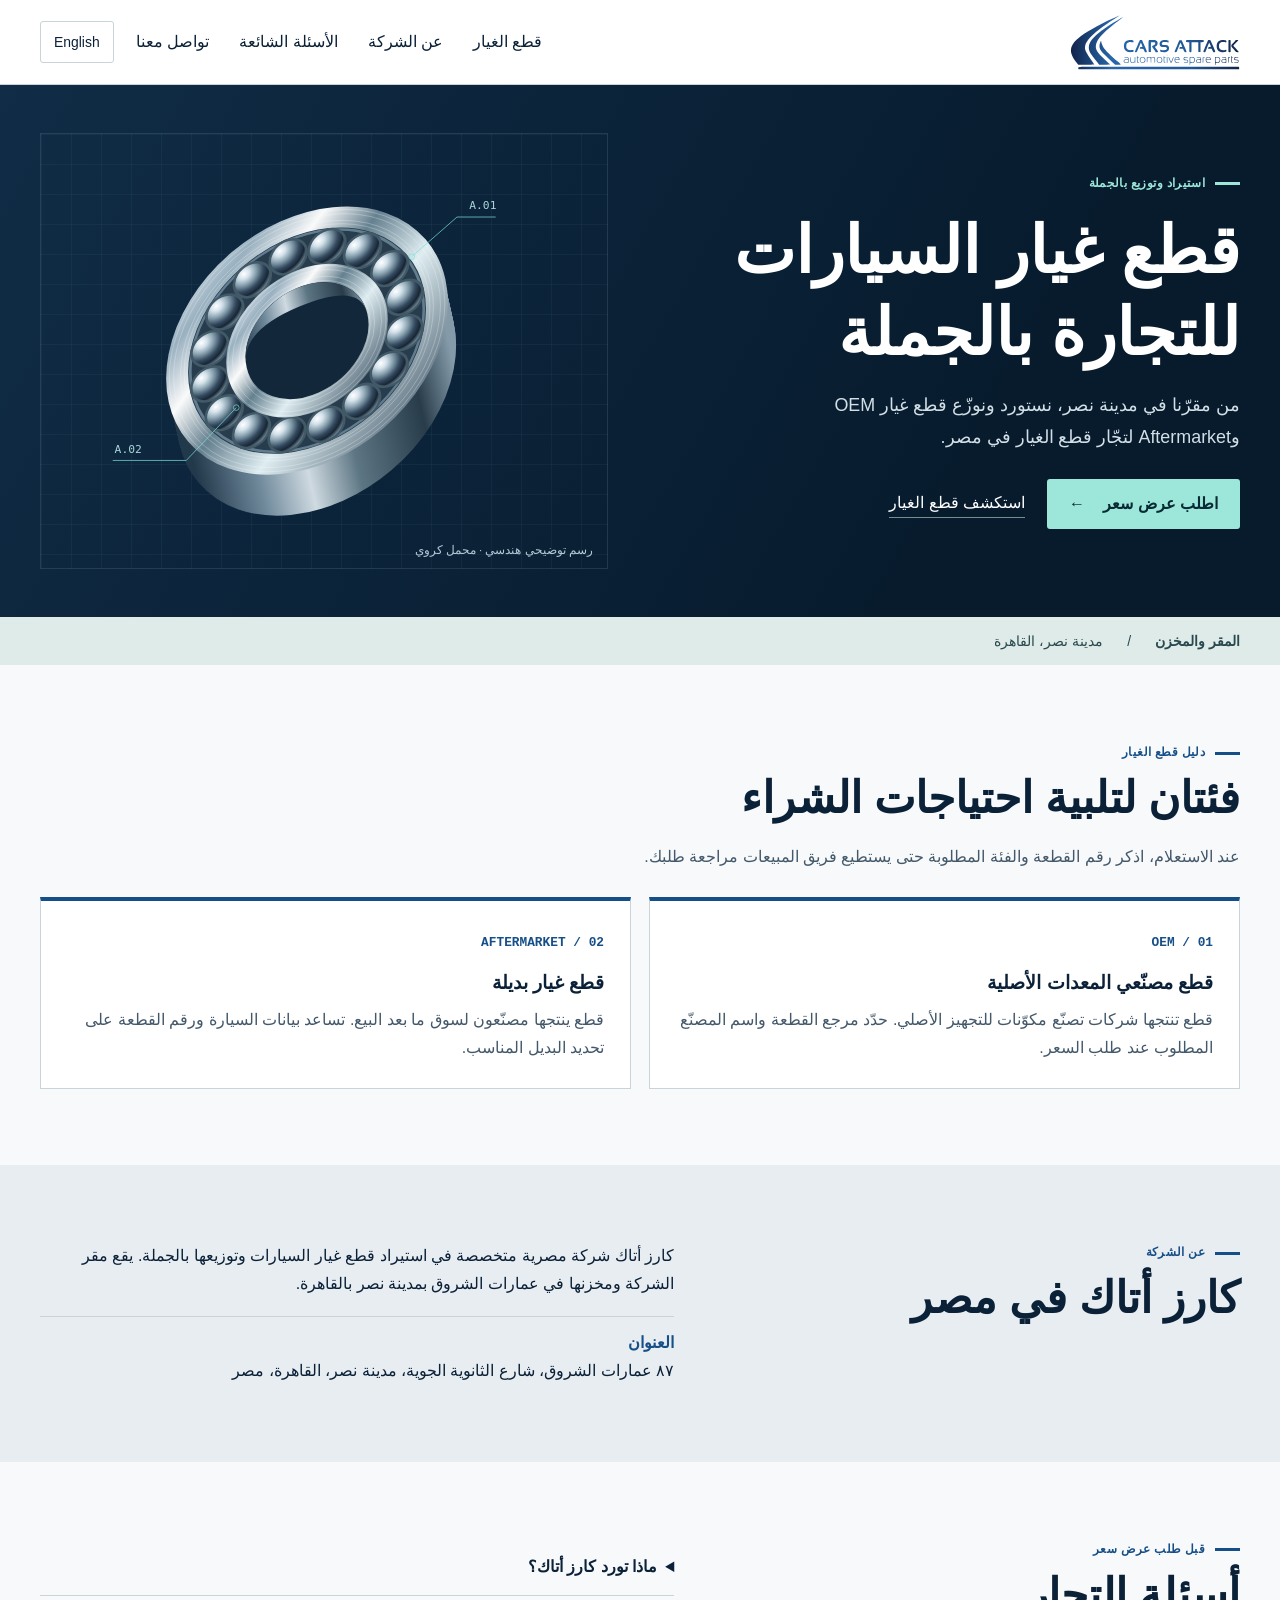
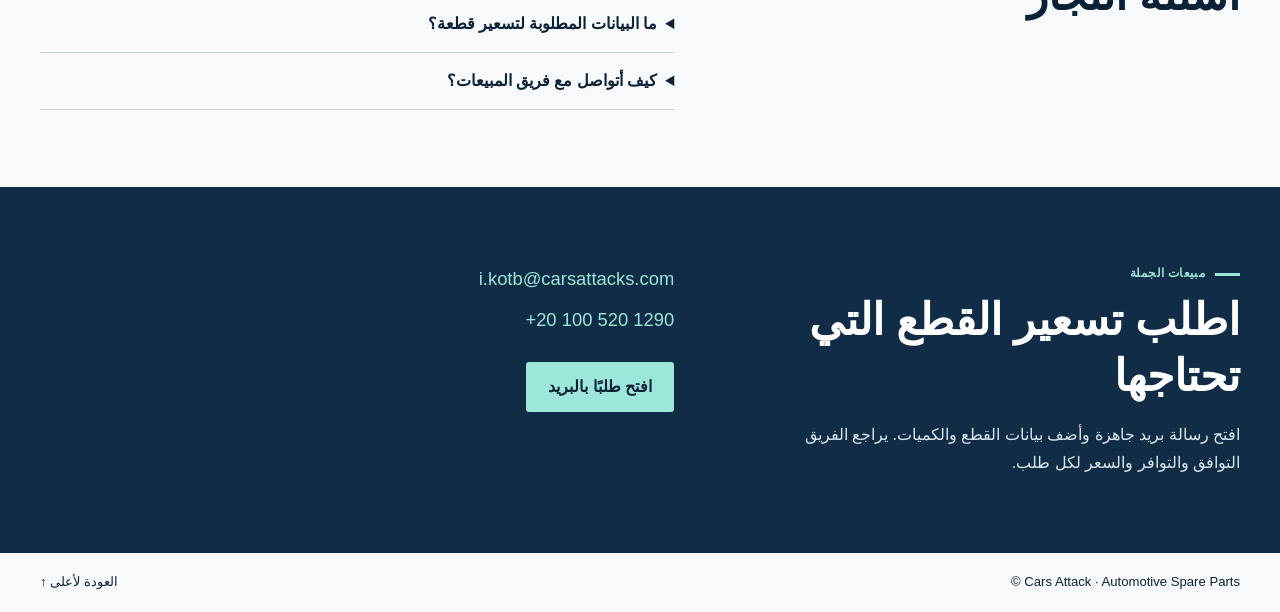
<file: index.html>
<!doctype html><html lang="ar" dir="rtl"><head><meta charset="utf-8"><meta name="viewport" content="width=device-width, initial-scale=1"><title>قطع غيار السيارات بالجملة في مصر | كارز أتاك</title><meta name="description" content="كارز أتاك لاستيراد وتوزيع قطع غيار السيارات بالجملة في مصر. تعرّف على قطع OEM وAftermarket وتواصل مع فريق مدينة نصر لطلب عرض سعر."><link rel="canonical" href="https://carsattacks.com/"><link rel="alternate" hreflang="ar" href="https://carsattacks.com/"><link rel="alternate" hreflang="en" href="https://carsattacks.com/en/"><link rel="alternate" hreflang="x-default" href="https://carsattacks.com/"><meta property="og:title" content="كارز أتاك | قطع غيار السيارات بالجملة"><meta property="og:description" content="قطع OEM وAftermarket من مدينة نصر. اطلب عرض سعر من فريق المبيعات."><meta property="og:site_name" content="Cars Attack"><meta property="og:locale" content="ar_EG"><meta property="og:image" content="https://carsattacks.com/assets/cars-attack-share-v1.png"><meta property="og:image:type" content="image/png"><meta property="og:image:width" content="1200"><meta property="og:image:height" content="630"><meta property="og:image:alt" content="شعار كارز أتاك لقطع غيار السيارات"><meta property="og:type" content="website"><meta property="og:url" content="https://carsattacks.com/"><meta name="theme-color" content="#102c46"><link rel="stylesheet" href="/assets/site.css"><script type="application/ld+json">{"@context": "https://schema.org", "@graph": [{"@type": "Organization", "@id": "https://carsattacks.com/#company", "name": "Cars Attack", "alternateName": "كارز أتاك", "url": "https://carsattacks.com/", "logo": "https://carsattacks.com/assets/cars-attack.svg", "email": "i.kotb@carsattacks.com", "telephone": "+201005201290", "address": {"@type": "PostalAddress", "streetAddress": "٨٧ عمارات الشروق، شارع الثانوية الجوية", "addressLocality": "Nasr City", "addressRegion": "Cairo", "addressCountry": "EG"}}, {"@type": "WebPage", "@id": "https://carsattacks.com/#page", "url": "https://carsattacks.com/", "inLanguage": "ar", "name": "قطع غيار السيارات بالجملة في مصر | كارز أتاك", "about": {"@id": "https://carsattacks.com/#company"}}, {"@type": "FAQPage", "@id": "https://carsattacks.com/#faq", "inLanguage": "ar", "mainEntity": [{"@type": "Question", "name": "ماذا تورد كارز أتاك؟", "acceptedAnswer": {"@type": "Answer", "text": "تستورد الشركة وتوزّع قطع غيار السيارات بالجملة ضمن فئتي OEM وAftermarket. يؤكد فريق المبيعات توافر كل صنف عند الاستعلام."}}, {"@type": "Question", "name": "ما البيانات المطلوبة لتسعير قطعة؟", "acceptedAnswer": {"@type": "Answer", "text": "أرسل رقم القطعة أو مرجع OE إن توفر، وماركة السيارة والموديل وسنة الصنع والكمية المطلوبة. يمكنك إرفاق صورة للقطعة في البريد."}}, {"@type": "Question", "name": "كيف أتواصل مع فريق المبيعات؟", "acceptedAnswer": {"@type": "Answer", "text": "راسل i.kotb@carsattacks.com أو اتصل على 0100 520 1290. ومن خارج مصر استخدم ‎+20 100 520 1290."}}]}]}</script></head><body id="top"><a class="skip" href="#main">تخطّ إلى المحتوى</a><header><div class="wrap"><a class="logo" href="https://carsattacks.com/" aria-label="Cars Attack"><img src="/assets/cars-attack.svg" alt="Cars Attack" width="170" height="55"></a><nav class="nav" aria-label="القائمة الرئيسية"><div class="links"><a href="#parts">قطع الغيار</a><a href="#about">عن الشركة</a><a href="#faq">الأسئلة الشائعة</a><a href="#contact">تواصل معنا</a></div><a class="lang" href="/en/" lang="en" hreflang="en">English</a></nav></div></header>
<main id="main"><section class="hero"><div class="wrap"><div class="intro"><div class="over">استيراد وتوزيع بالجملة</div><h1>قطع غيار السيارات<br>للتجارة بالجملة</h1><p>من مقرّنا في مدينة نصر، نستورد ونوزّع قطع غيار OEM وAftermarket لتجّار قطع الغيار في مصر.</p><div class="actions"><a class="btn" href="#contact">اطلب عرض سعر <span aria-hidden="true">←</span></a><a class="sub" href="#parts">استكشف قطع الغيار</a></div></div><div class="art"><img src="/assets/bearing.svg" width="600" height="460" alt=""><span class="caption">رسم توضيحي هندسي · محمل كروي</span></div></div></section>
<div class="strip"><div class="wrap"><b>المقر والمخزن</b><span aria-hidden="true">/</span>مدينة نصر، القاهرة</div></div><section class="section wrap" id="parts"><div class="over">دليل قطع الغيار</div><h2>فئتان لتلبية احتياجات الشراء</h2><p class="lead">عند الاستعلام، اذكر رقم القطعة والفئة المطلوبة حتى يستطيع فريق المبيعات مراجعة طلبك.</p><div class="types"><article class="type"><small>01 / OEM</small><h3>قطع مصنّعي المعدات الأصلية</h3><p>قطع تنتجها شركات تصنّع مكوّنات للتجهيز الأصلي. حدّد مرجع القطعة واسم المصنّع المطلوب عند طلب السعر.</p></article><article class="type"><small>02 / AFTERMARKET</small><h3>قطع غيار بديلة</h3><p>قطع ينتجها مصنّعون لسوق ما بعد البيع. تساعد بيانات السيارة ورقم القطعة على تحديد البديل المناسب.</p></article></div></section>
<section id="about" class="section about"><div class="wrap columns"><div><div class="over">عن الشركة</div><h2>كارز أتاك في مصر</h2></div><div><p>كارز أتاك شركة مصرية متخصصة في استيراد قطع غيار السيارات وتوزيعها بالجملة. يقع مقر الشركة ومخزنها في عمارات الشروق بمدينة نصر بالقاهرة.</p><b class="fact">العنوان</b><address>٨٧ عمارات الشروق، شارع الثانوية الجوية، مدينة نصر، القاهرة، مصر</address></div></div></section><section class="section wrap columns" id="faq"><div><div class="over">قبل طلب عرض سعر</div><h2>أسئلة التجار</h2></div><div><details><summary>ماذا تورد كارز أتاك؟</summary><p>تستورد الشركة وتوزّع قطع غيار السيارات بالجملة ضمن فئتي OEM وAftermarket. يؤكد فريق المبيعات توافر كل صنف عند الاستعلام.</p></details><details><summary>ما البيانات المطلوبة لتسعير قطعة؟</summary><p>أرسل رقم القطعة أو مرجع OE إن توفر، وماركة السيارة والموديل وسنة الصنع والكمية المطلوبة. يمكنك إرفاق صورة للقطعة في البريد.</p></details><details><summary>كيف أتواصل مع فريق المبيعات؟</summary><p>راسل i.kotb@carsattacks.com أو اتصل على 0100 520 1290. ومن خارج مصر استخدم ‎+20 100 520 1290.</p></details></div></section>
<section class="section contact" id="contact"><div class="wrap columns"><div><div class="over">مبيعات الجملة</div><h2>اطلب تسعير القطع التي تحتاجها</h2><p>افتح رسالة بريد جاهزة وأضف بيانات القطع والكميات. يراجع الفريق التوافق والتوافر والسعر لكل طلب.</p></div><div><address><a href="mailto:i.kotb@carsattacks.com"><bdi>i.kotb@carsattacks.com</bdi></a><a href="tel:+201005201290"><bdi>+20 100 520 1290</bdi></a></address><div class="actions"><a class="btn" href="mailto:i.kotb@carsattacks.com?subject=%D8%A7%D8%B3%D8%AA%D9%81%D8%B3%D8%A7%D8%B1%20%D8%AC%D9%85%D9%84%D8%A9%20%D8%B9%D9%86%20%D9%82%D8%B7%D8%B9%20%D8%BA%D9%8A%D8%A7%D8%B1&amp;body=%D8%B1%D9%82%D9%85%20%D8%A7%D9%84%D9%82%D8%B7%D8%B9%D8%A9%20%D8%A3%D9%88%20%D9%85%D8%B1%D8%AC%D8%B9%20OE%3A%0A%D8%A7%D9%84%D8%B3%D9%8A%D8%A7%D8%B1%D8%A9%20%D9%88%D8%A7%D9%84%D9%85%D9%88%D8%AF%D9%8A%D9%84%20%D9%88%D8%B3%D9%86%D8%A9%20%D8%A7%D9%84%D8%B5%D9%86%D8%B9%3A%0A%D8%A7%D9%84%D9%83%D9%85%D9%8A%D8%A9%20%D8%A7%D9%84%D9%85%D8%B7%D9%84%D9%88%D8%A8%D8%A9%3A%0A%D8%A7%D8%B3%D9%85%20%D8%A7%D9%84%D8%B4%D8%B1%D9%83%D8%A9%20%D9%88%D8%B1%D9%82%D9%85%20%D8%A7%D9%84%D8%AA%D9%88%D8%A7%D8%B5%D9%84%3A">افتح طلبًا بالبريد</a></div></div></div></section></main><footer class="wrap foot"><bdi>© Cars Attack · Automotive Spare Parts</bdi><a href="#top">العودة لأعلى ↑</a></footer></body></html>
</file>
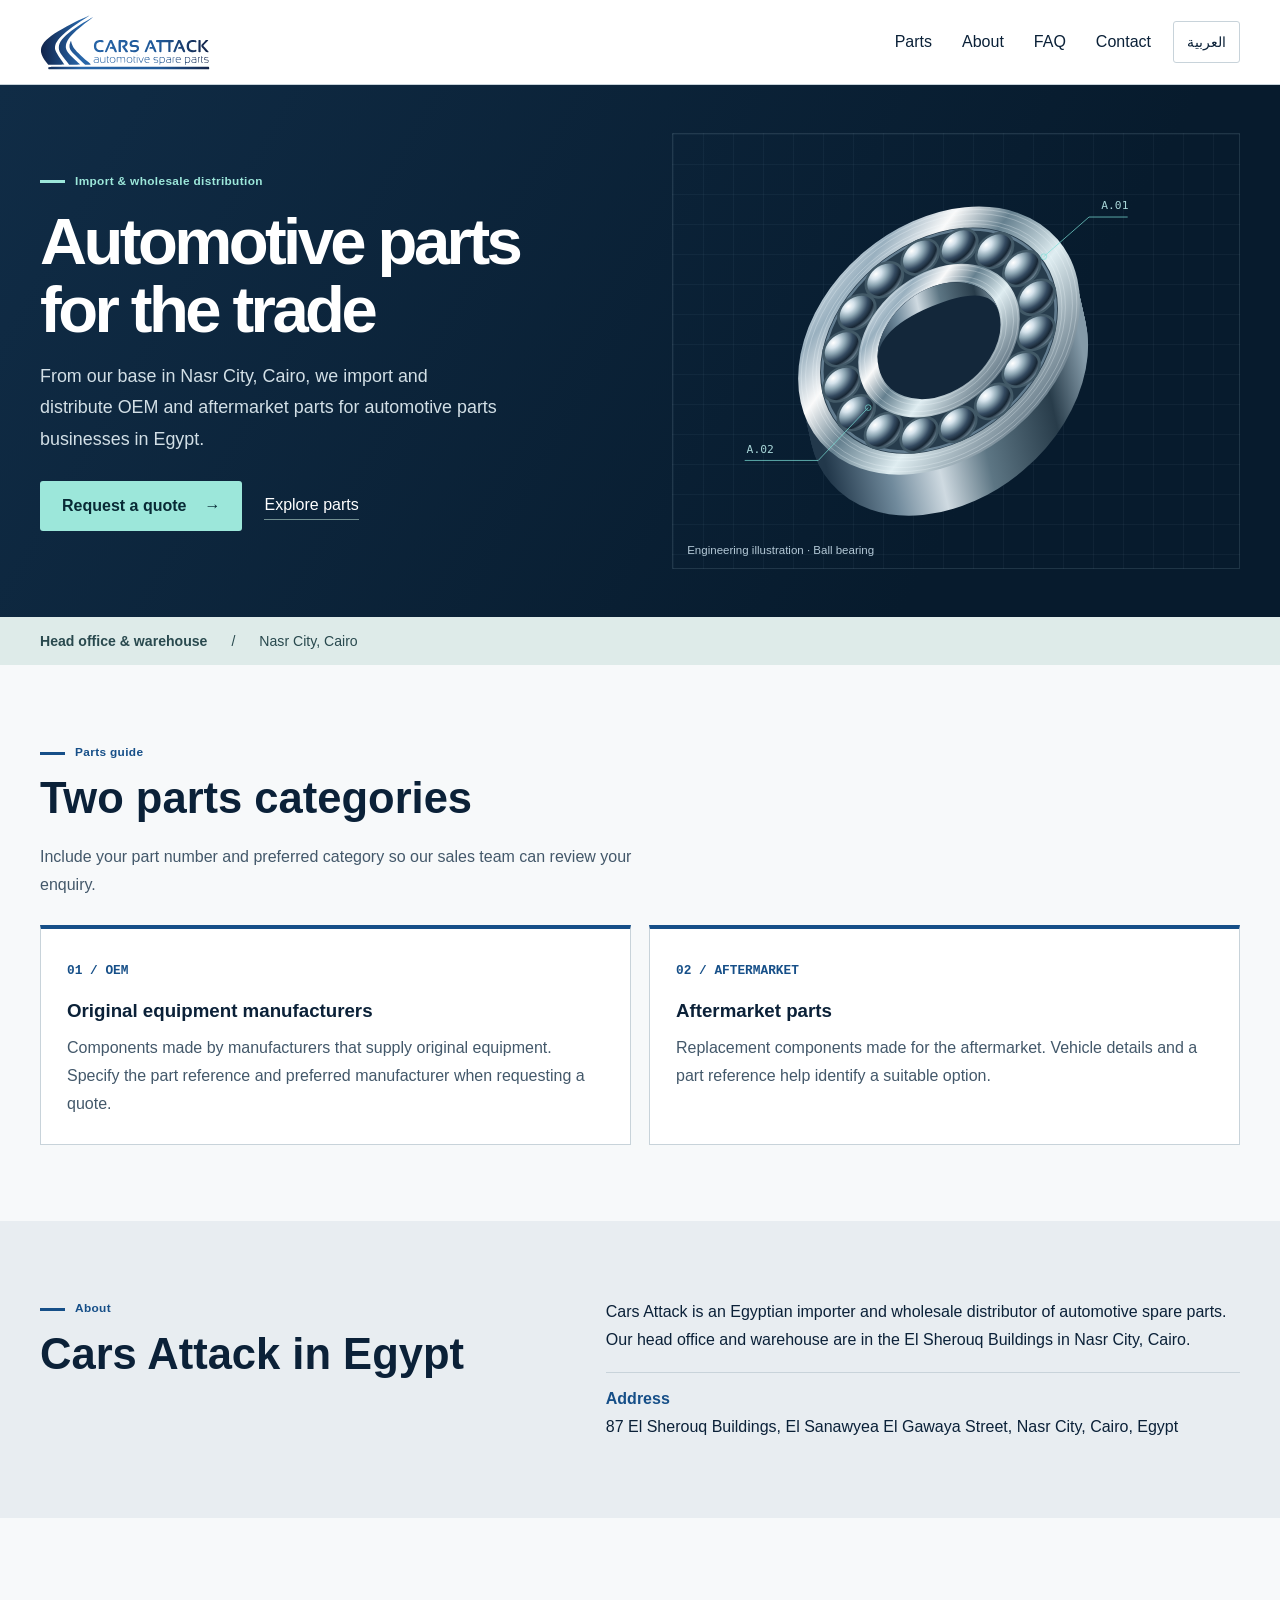
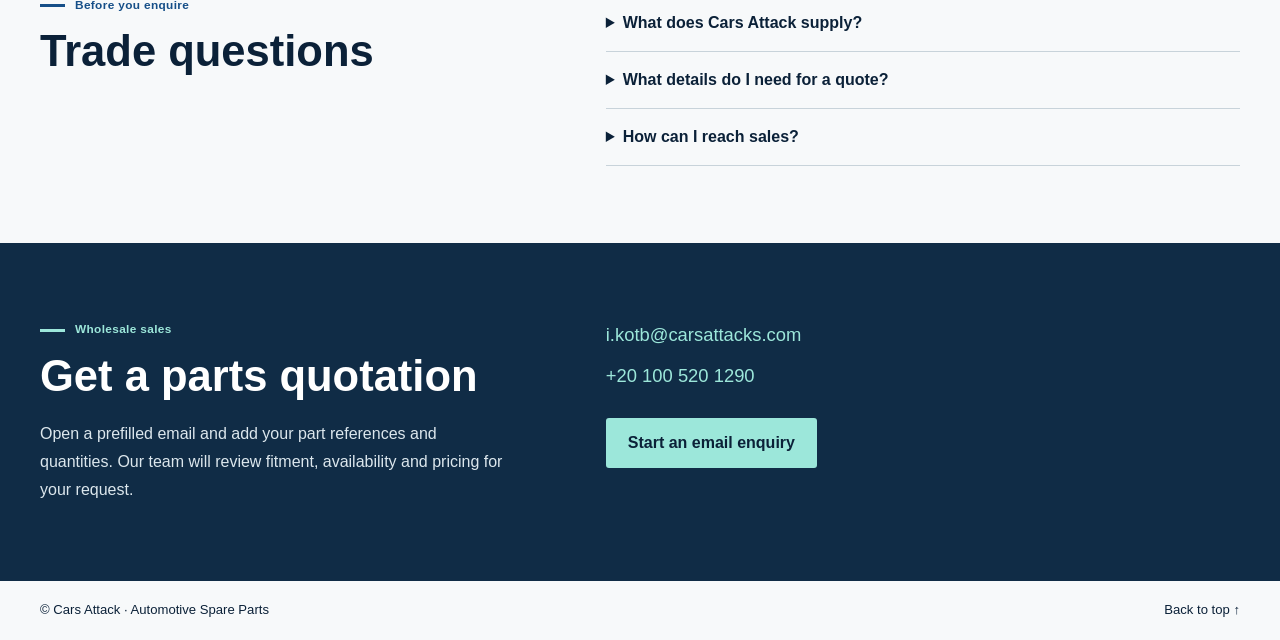
<file: en/index.html>
<!doctype html><html lang="en" dir="ltr"><head><meta charset="utf-8"><meta name="viewport" content="width=device-width, initial-scale=1"><title>Wholesale automotive spare parts in Egypt | Cars Attack</title><meta name="description" content="Cars Attack imports and distributes OEM and aftermarket automotive spare parts in Egypt. Contact our Nasr City sales team for a wholesale quotation."><link rel="canonical" href="https://carsattacks.com/en/"><link rel="alternate" hreflang="ar" href="https://carsattacks.com/"><link rel="alternate" hreflang="en" href="https://carsattacks.com/en/"><link rel="alternate" hreflang="x-default" href="https://carsattacks.com/"><meta property="og:title" content="Cars Attack | Wholesale Auto Parts"><meta property="og:description" content="OEM and aftermarket parts from Nasr City, Cairo. Contact our team for a quote."><meta property="og:site_name" content="Cars Attack"><meta property="og:locale" content="en_US"><meta property="og:image" content="https://carsattacks.com/assets/cars-attack-share-v1.png"><meta property="og:image:type" content="image/png"><meta property="og:image:width" content="1200"><meta property="og:image:height" content="630"><meta property="og:image:alt" content="Cars Attack automotive spare parts logo"><meta property="og:type" content="website"><meta property="og:url" content="https://carsattacks.com/en/"><meta name="theme-color" content="#102c46"><link rel="stylesheet" href="/assets/site.css"><script type="application/ld+json">{"@context": "https://schema.org", "@graph": [{"@type": "Organization", "@id": "https://carsattacks.com/#company", "name": "Cars Attack", "alternateName": "كارز أتاك", "url": "https://carsattacks.com/", "logo": "https://carsattacks.com/assets/cars-attack.svg", "email": "i.kotb@carsattacks.com", "telephone": "+201005201290", "address": {"@type": "PostalAddress", "streetAddress": "87 El Sherouq Buildings, El Sanawyea El Gawaya Street", "addressLocality": "Nasr City", "addressRegion": "Cairo", "addressCountry": "EG"}}, {"@type": "WebPage", "@id": "https://carsattacks.com/en/#page", "url": "https://carsattacks.com/en/", "inLanguage": "en", "name": "Wholesale automotive spare parts in Egypt | Cars Attack", "about": {"@id": "https://carsattacks.com/#company"}}, {"@type": "FAQPage", "@id": "https://carsattacks.com/en/#faq", "inLanguage": "en", "mainEntity": [{"@type": "Question", "name": "What does Cars Attack supply?", "acceptedAnswer": {"@type": "Answer", "text": "We import and distribute OEM and aftermarket automotive spare parts wholesale. Our sales team confirms availability for each enquiry."}}, {"@type": "Question", "name": "What details do I need for a quote?", "acceptedAnswer": {"@type": "Answer", "text": "Send the part number or OE reference if available, the vehicle make, model and year, and the quantity required. You can attach a photo to your email."}}, {"@type": "Question", "name": "How can I reach sales?", "acceptedAnswer": {"@type": "Answer", "text": "Email i.kotb@carsattacks.com or call 0100 520 1290 within Egypt. From abroad, call +20 100 520 1290."}}]}]}</script></head><body id="top"><a class="skip" href="#main">Skip to content</a><header><div class="wrap"><a class="logo" href="https://carsattacks.com/en/" aria-label="Cars Attack"><img src="/assets/cars-attack.svg" alt="Cars Attack" width="170" height="55"></a><nav class="nav" aria-label="Main navigation"><div class="links"><a href="#parts">Parts</a><a href="#about">About</a><a href="#faq">FAQ</a><a href="#contact">Contact</a></div><a class="lang" href="/" lang="ar" hreflang="ar">العربية</a></nav></div></header>
<main id="main"><section class="hero"><div class="wrap"><div class="intro"><div class="over">Import & wholesale distribution</div><h1>Automotive parts<br>for the trade</h1><p>From our base in Nasr City, Cairo, we import and distribute OEM and aftermarket parts for automotive parts businesses in Egypt.</p><div class="actions"><a class="btn" href="#contact">Request a quote <span aria-hidden="true">→</span></a><a class="sub" href="#parts">Explore parts</a></div></div><div class="art"><img src="/assets/bearing.svg" width="600" height="460" alt=""><span class="caption">Engineering illustration · Ball bearing</span></div></div></section>
<div class="strip"><div class="wrap"><b>Head office & warehouse</b><span aria-hidden="true">/</span>Nasr City, Cairo</div></div><section class="section wrap" id="parts"><div class="over">Parts guide</div><h2>Two parts categories</h2><p class="lead">Include your part number and preferred category so our sales team can review your enquiry.</p><div class="types"><article class="type"><small>01 / OEM</small><h3>Original equipment manufacturers</h3><p>Components made by manufacturers that supply original equipment. Specify the part reference and preferred manufacturer when requesting a quote.</p></article><article class="type"><small>02 / AFTERMARKET</small><h3>Aftermarket parts</h3><p>Replacement components made for the aftermarket. Vehicle details and a part reference help identify a suitable option.</p></article></div></section>
<section id="about" class="section about"><div class="wrap columns"><div><div class="over">About</div><h2>Cars Attack in Egypt</h2></div><div><p>Cars Attack is an Egyptian importer and wholesale distributor of automotive spare parts. Our head office and warehouse are in the El Sherouq Buildings in Nasr City, Cairo.</p><b class="fact">Address</b><address>87 El Sherouq Buildings, El Sanawyea El Gawaya Street, Nasr City, Cairo, Egypt</address></div></div></section><section class="section wrap columns" id="faq"><div><div class="over">Before you enquire</div><h2>Trade questions</h2></div><div><details><summary>What does Cars Attack supply?</summary><p>We import and distribute OEM and aftermarket automotive spare parts wholesale. Our sales team confirms availability for each enquiry.</p></details><details><summary>What details do I need for a quote?</summary><p>Send the part number or OE reference if available, the vehicle make, model and year, and the quantity required. You can attach a photo to your email.</p></details><details><summary>How can I reach sales?</summary><p>Email i.kotb@carsattacks.com or call 0100 520 1290 within Egypt. From abroad, call +20 100 520 1290.</p></details></div></section>
<section class="section contact" id="contact"><div class="wrap columns"><div><div class="over">Wholesale sales</div><h2>Get a parts quotation</h2><p>Open a prefilled email and add your part references and quantities. Our team will review fitment, availability and pricing for your request.</p></div><div><address><a href="mailto:i.kotb@carsattacks.com"><bdi>i.kotb@carsattacks.com</bdi></a><a href="tel:+201005201290"><bdi>+20 100 520 1290</bdi></a></address><div class="actions"><a class="btn" href="mailto:i.kotb@carsattacks.com?subject=Wholesale%20parts%20enquiry&amp;body=Part%20number%20or%20OE%20reference%3A%0AVehicle%20make%2C%20model%20and%20year%3A%0AQuantity%3A%0ACompany%20and%20contact%20number%3A">Start an email enquiry</a></div></div></div></section></main><footer class="wrap foot"><bdi>© Cars Attack · Automotive Spare Parts</bdi><a href="#top">Back to top ↑</a></footer></body></html>
</file>
<file: assets/site.css>
:root{--ink:#0b2138;--muted:#43586a;--blue:#164f88;--mint:#9ce7da;--paper:#f7f9fa;--rule:#c8d3da}*{box-sizing:border-box}html{scroll-behavior:smooth;scroll-padding-top:24px}body{margin:0;color:var(--ink);background:var(--paper);font-family:Tahoma,Arial,sans-serif;line-height:1.75}html[lang=en] body{font-family:Arial,Helvetica,sans-serif}a{color:inherit;text-decoration:none}a:focus-visible,summary:focus-visible,button:focus-visible{outline:3px solid #478ec2;outline-offset:4px}.wrap{width:min(1216px, calc(100% - 80px));margin:auto}.skip{position:absolute;top:-100px}.skip:focus{top:10px;z-index:5;background:white;padding:8px}header{background:white;border-bottom:1px solid var(--rule)}header .wrap,.nav,.links,.actions,.foot{display:flex;align-items:center;gap:22px}header .wrap{justify-content:space-between;min-height:84px}.logo img{display:block;width:170px;height:auto}.links{gap:30px}.links a:hover,.foot a:hover{text-decoration:underline}.lang{border:1px solid var(--rule);padding:4px 13px;border-radius:3px;font-size:.87rem}.hero{color:white;background:linear-gradient(120deg,#102c46,#071b2d 76%);overflow:hidden}.hero .wrap{display:grid;grid-template-columns:1.05fr 1fr;align-items:center;gap:3%;min-height:520px;padding-block:48px}.intro{max-width:600px}.over{font:700 .74rem/1.7 Tahoma,Arial,sans-serif;letter-spacing:.03em;color:var(--blue)}.hero .over{color:var(--mint)}.over:before{content:"";display:inline-block;width:25px;height:3px;background:currentColor;vertical-align:middle;margin-inline-end:10px}h1,h2,h3,p{margin:0}h1{font-size:clamp(2.65rem,5.1vw,5rem);line-height:1.25;margin-block:17px}html[lang=en] h1{letter-spacing:-.055em;line-height:1.04}.hero p{max-width:46ch;color:#d2dfe6;font-size:1.12rem}.actions{margin-top:26px;flex-wrap:wrap}.btn{display:inline-flex;align-items:center;justify-content:center;gap:18px;font-weight:bold;padding:11px 22px;border-radius:3px;background:var(--mint);color:#082a35}.btn:hover{background:#b7f3e9}.sub{color:white;border-bottom:1px solid #729092}.art{position:relative;background:linear-gradient(90deg,#8baabe10 1px,transparent 1px),linear-gradient(#8baabe10 1px,transparent 1px);background-size:30px 30px;border:1px solid #6d87953d}.art img{width:100%;display:block}.caption{position:absolute;bottom:8px;inset-inline-start:14px;font-size:.72rem;color:#b4c9d7}.strip{background:#deebe9}.strip .wrap{display:flex;gap:24px;align-items:center;padding-block:12px;color:#29494e;font-size:.88rem}.section{padding-block:clamp(45px,6vw,80px)}h2{font-size:clamp(1.8rem,3.4vw,3rem);line-height:1.3;margin:8px 0 16px}.lead{color:var(--muted);max-width:68ch}.types{display:grid;grid-template-columns:1fr 1fr;gap:18px;margin-top:26px}.type{border:1px solid var(--rule);border-top:4px solid var(--blue);background:white;padding:26px}.type small{color:var(--blue);font:700 .8rem monospace}.type h3{margin:12px 0 6px}.type p,details p{color:var(--muted)}.about{background:#e8edf1}.columns{display:grid;grid-template-columns:1fr 1.35fr;gap:8%}.fact{display:block;border-top:1px solid var(--rule);margin-top:18px;padding-top:12px;color:var(--blue);font-weight:bold}details{border-bottom:1px solid var(--rule);padding-block:14px}summary{cursor:pointer;font-weight:bold}details p{padding-block:10px}.contact{background:#102c46;color:white}.contact .over,.contact a{color:var(--mint)}.contact p{color:#dce7ed}.contact .btn{color:var(--ink)}address{font-style:normal}.contact address a{display:block;width:fit-content;font-size:1.15rem;margin-bottom:8px;overflow-wrap:anywhere}.foot{justify-content:space-between;flex-wrap:wrap;padding-block:18px;font-size:.82rem}nav a,.lang{padding-block:8px}h1,h2,h3{overflow-wrap:break-word}@media(max-width:850px){.wrap{width:calc(100% - 40px)}.links{gap:14px}.hero .wrap{min-height:auto}.logo img{width:135px}}@media(max-width:720px){header .wrap{flex-wrap:wrap;padding-top:12px;gap:6px}.nav{display:contents}.links{order:3;width:100%;justify-content:space-between;border-top:1px solid var(--rule);gap:6px;font-size:.82rem}.hero .wrap,.columns{grid-template-columns:1fr;gap:26px}.hero .wrap{padding-block:33px}.art{width:min(100%,450px);justify-self:center}.art img{height:220px}.types{grid-template-columns:1fr}.strip .wrap{gap:10px;flex-wrap:wrap}.section{padding-block:40px}.type{padding:20px}.actions{gap:16px}.intro p{font-size:1rem}}@media(prefers-reduced-motion:reduce){html{scroll-behavior:auto}}

.art img{height:auto}@media(max-width:720px){.art img{height:220px}}
</file>
